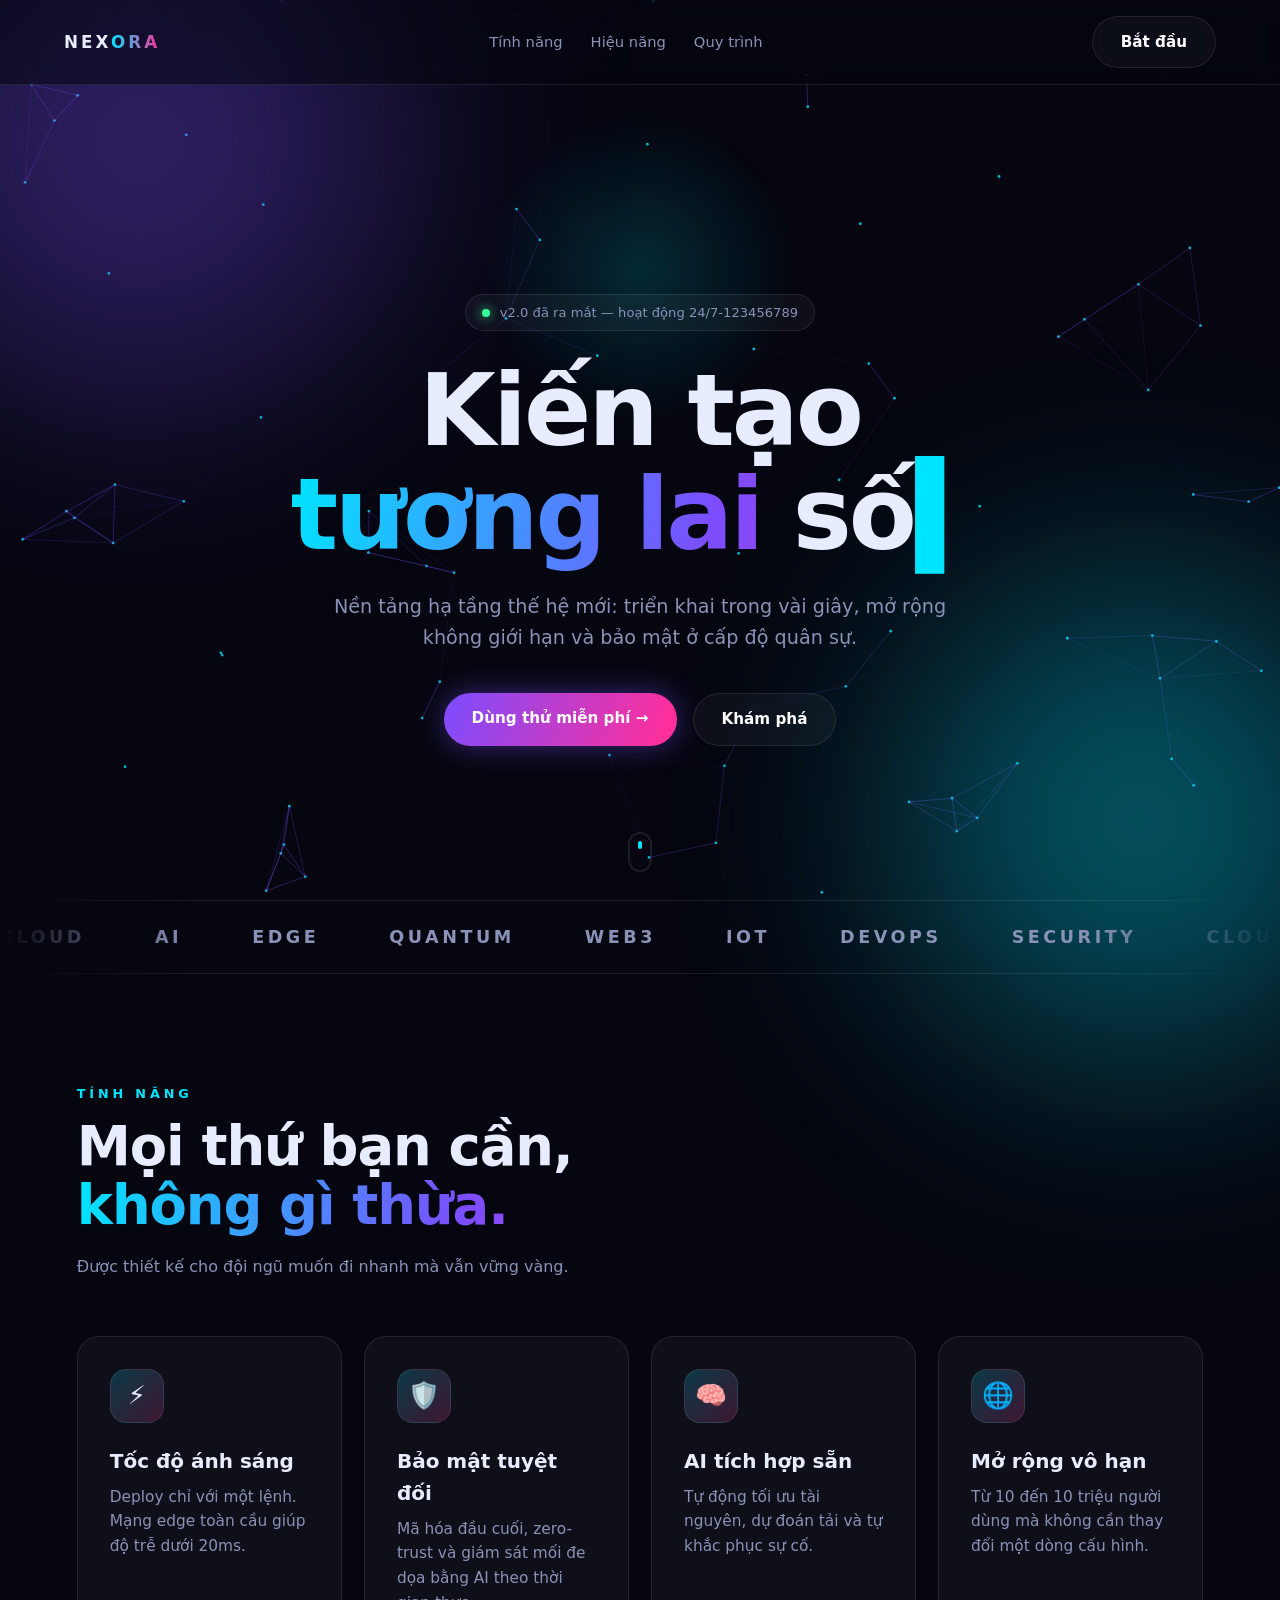
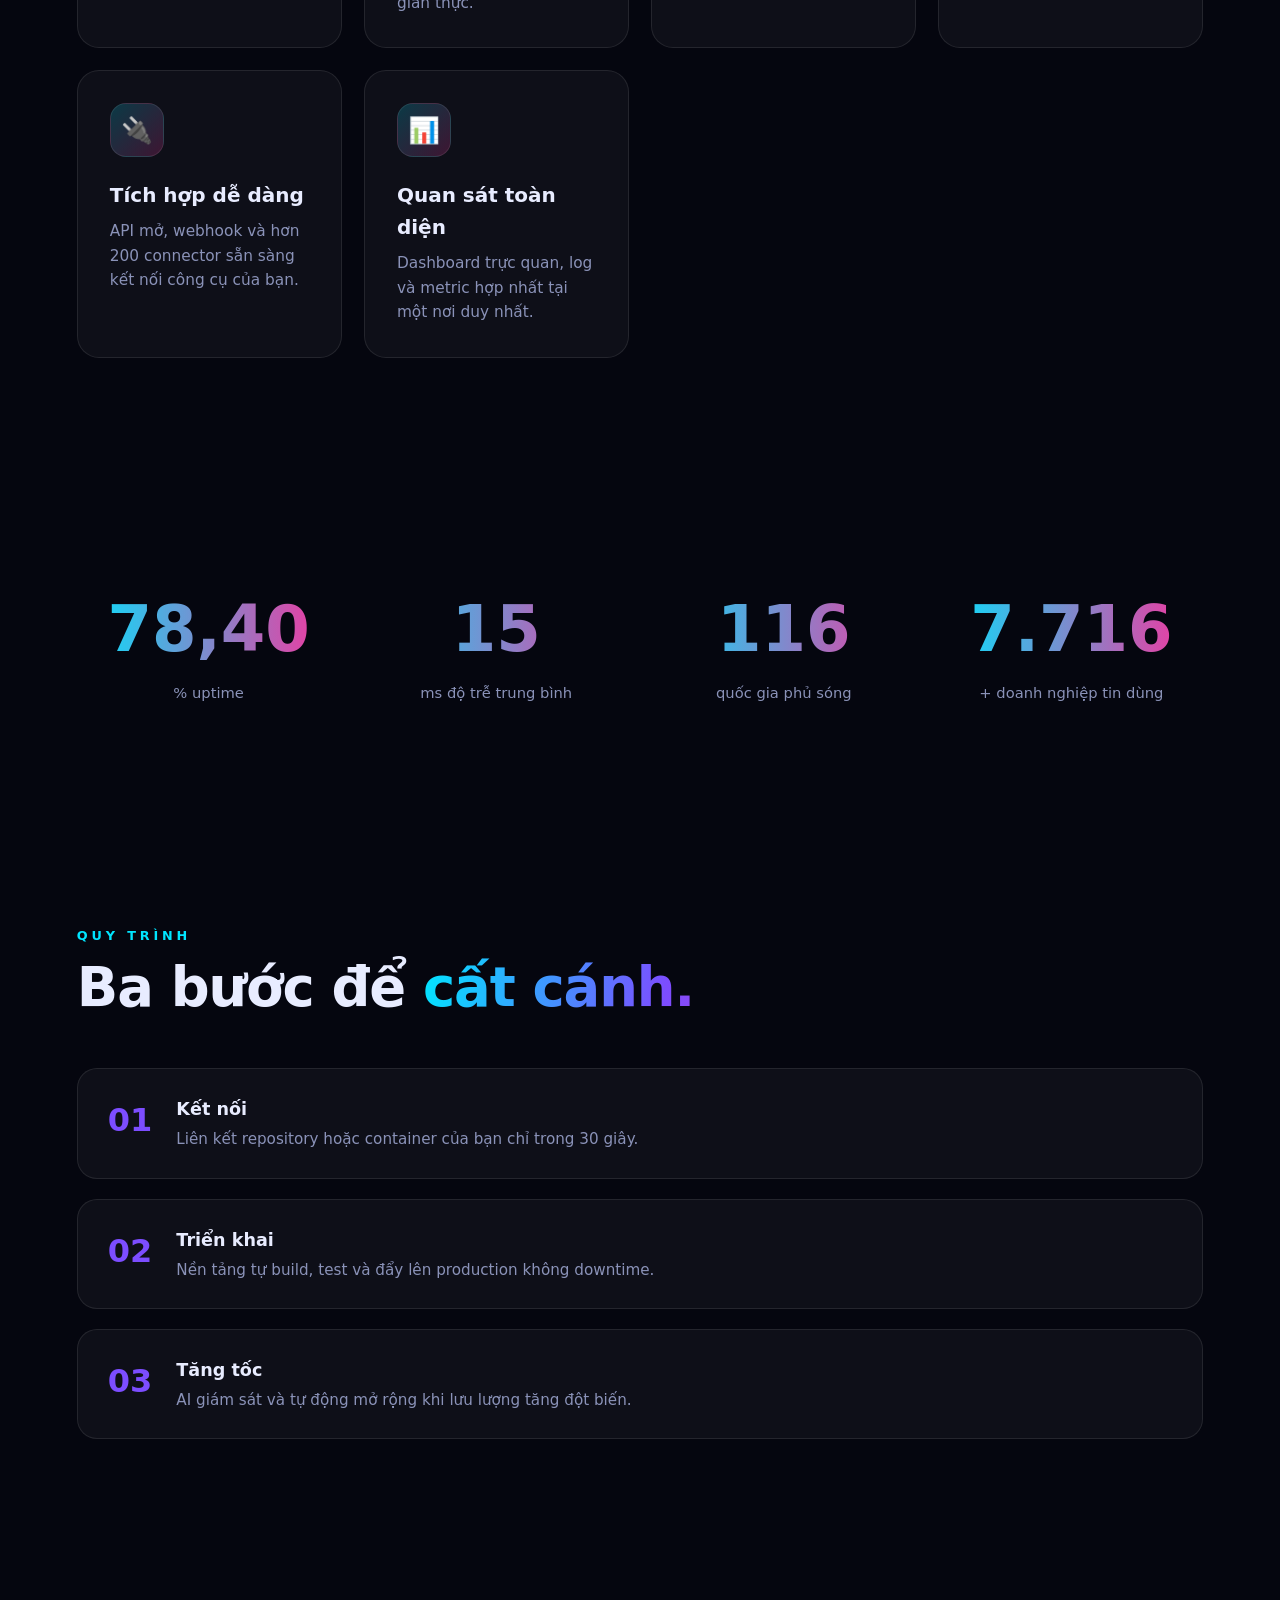
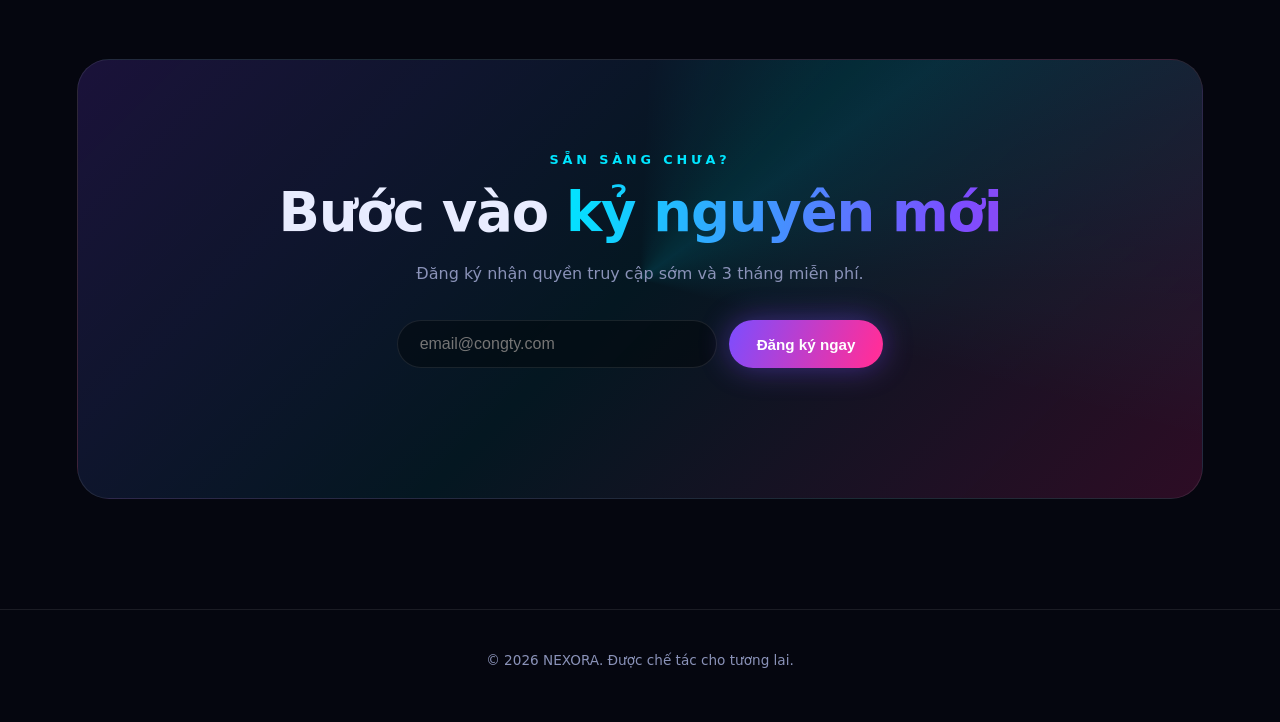
<file: index.html>
<!doctype html>
<html lang="vi">
<head>
<meta charset="utf-8">
<meta name="viewport" content="width=device-width, initial-scale=1">
<title>NEXORA — Kiến tạo tương lai số</title>
<meta name="description" content="NEXORA: nền tảng hạ tầng thế hệ mới. Triển khai nhanh, mở rộng vô hạn, bảo mật tuyệt đối.">
<meta name="theme-color" content="#05060f">
<link rel="icon" href="data:image/svg+xml,<svg xmlns=%22http://www.w3.org/2000/svg%22 viewBox=%220 0 100 100%22><text y=%22.9em%22 font-size=%2290%22>⚡</text></svg>">
<style>
:root{
  --bg:#05060f; --fg:#e8ecff; --muted:#8a92b8;
  --c1:#00e5ff; --c2:#7c4dff; --c3:#ff2e9a;
  --card:rgba(255,255,255,.04); --line:rgba(255,255,255,.09);
}
*{box-sizing:border-box;margin:0;padding:0}
html{scroll-behavior:smooth}
body{
  background:var(--bg);color:var(--fg);
  font-family:Inter,ui-sans-serif,system-ui,-apple-system,"Segoe UI",Roboto,sans-serif;
  line-height:1.6;overflow-x:hidden;
}
a{color:inherit;text-decoration:none}
#bg{position:fixed;inset:0;z-index:-2}
.glow{position:fixed;z-index:-1;border-radius:50%;filter:blur(120px);opacity:.35;pointer-events:none}
.glow.a{width:520px;height:520px;background:var(--c2);top:-120px;left:-120px;animation:float 14s ease-in-out infinite}
.glow.b{width:480px;height:480px;background:var(--c1);bottom:-160px;right:-100px;animation:float 18s ease-in-out infinite reverse}
@keyframes float{50%{transform:translate(80px,60px) scale(1.15)}}
#cursor{position:fixed;width:340px;height:340px;border-radius:50%;pointer-events:none;z-index:-1;
  background:radial-gradient(circle,rgba(0,229,255,.16),transparent 65%);transform:translate(-50%,-50%);left:50%;top:30%}

nav{position:fixed;top:0;left:0;right:0;z-index:10;display:flex;justify-content:space-between;align-items:center;
  padding:16px max(24px,5vw);backdrop-filter:blur(14px);background:rgba(5,6,15,.55);border-bottom:1px solid var(--line)}
.logo{font-weight:800;letter-spacing:.18em;font-size:1.05rem}
.logo span{background:linear-gradient(90deg,var(--c1),var(--c3));-webkit-background-clip:text;background-clip:text;color:transparent}
nav ul{display:flex;gap:28px;list-style:none;font-size:.92rem;color:var(--muted)}
nav ul a:hover{color:var(--fg)}
.btn{display:inline-block;padding:13px 28px;border-radius:999px;font-weight:600;font-size:.95rem;position:relative;
  transition:transform .25s,box-shadow .25s;cursor:pointer;border:0;color:#fff}
.btn.primary{background:linear-gradient(110deg,var(--c2),var(--c3),var(--c1),var(--c2));background-size:300% 100%;
  animation:shift 6s linear infinite;box-shadow:0 0 30px rgba(124,77,255,.45)}
.btn.primary:hover{transform:translateY(-3px) scale(1.04);box-shadow:0 0 50px rgba(255,46,154,.55)}
.btn.ghost{border:1px solid var(--line);background:var(--card);backdrop-filter:blur(8px)}
.btn.ghost:hover{border-color:var(--c1);transform:translateY(-3px)}
@keyframes shift{to{background-position:300% 0}}

section{padding:110px max(24px,6vw);max-width:1280px;margin:auto}
.hero{min-height:100vh;display:flex;flex-direction:column;justify-content:center;align-items:center;text-align:center;padding-top:140px}
.badge{display:inline-flex;gap:10px;align-items:center;padding:7px 16px;border:1px solid var(--line);border-radius:999px;
  background:var(--card);font-size:.82rem;color:var(--muted);margin-bottom:28px}
.badge i{width:8px;height:8px;border-radius:50%;background:#35ff9a;box-shadow:0 0 12px #35ff9a;animation:pulse 1.6s infinite}
@keyframes pulse{50%{opacity:.3;transform:scale(.7)}}
h1{font-size:clamp(2.6rem,8vw,6.2rem);line-height:1.04;font-weight:800;letter-spacing:-.03em}
.grad{background:linear-gradient(100deg,var(--c1),var(--c2) 45%,var(--c3));background-size:200% 100%;
  -webkit-background-clip:text;background-clip:text;color:transparent;animation:shift2 7s ease-in-out infinite alternate}
@keyframes shift2{to{background-position:100% 0}}
.typed{display:inline-block;min-width:1ch}
.typed::after{content:"▍";color:var(--c1);animation:blink 1s steps(2) infinite;margin-left:2px}
@keyframes blink{50%{opacity:0}}
.hero p.sub{max-width:640px;margin:26px auto 40px;color:var(--muted);font-size:clamp(1rem,2vw,1.2rem)}
.cta{display:flex;gap:16px;flex-wrap:wrap;justify-content:center}
.scroll{position:absolute;bottom:28px;left:50%;width:24px;height:40px;border:2px solid var(--line);border-radius:14px;transform:translateX(-50%)}
.scroll::after{content:"";position:absolute;left:50%;top:7px;width:4px;height:8px;border-radius:2px;background:var(--c1);transform:translateX(-50%);animation:wheel 1.8s infinite}
@keyframes wheel{to{transform:translate(-50%,16px);opacity:0}}

.marquee{overflow:hidden;border-block:1px solid var(--line);padding:22px 0;mask-image:linear-gradient(90deg,transparent,#000 15%,#000 85%,transparent)}
.track{display:flex;gap:70px;width:max-content;animation:scrollx 28s linear infinite;color:var(--muted);font-weight:700;letter-spacing:.2em;font-size:1.1rem}
@keyframes scrollx{to{transform:translateX(-50%)}}

.eyebrow{color:var(--c1);font-size:.8rem;letter-spacing:.3em;text-transform:uppercase;font-weight:700}
h2{font-size:clamp(2rem,5vw,3.4rem);letter-spacing:-.02em;line-height:1.1;margin:12px 0 18px}
.lead{color:var(--muted);max-width:620px}
.grid{display:grid;grid-template-columns:repeat(auto-fit,minmax(260px,1fr));gap:22px;margin-top:56px}
.card{position:relative;padding:32px;border-radius:22px;background:var(--card);border:1px solid var(--line);
  transform-style:preserve-3d;transition:transform .15s,border-color .3s;overflow:hidden}
.card::before{content:"";position:absolute;inset:0;background:radial-gradient(260px circle at var(--mx,50%) var(--my,0%),rgba(124,77,255,.28),transparent 70%);
  opacity:0;transition:opacity .3s}
.card:hover{border-color:rgba(0,229,255,.5)}
.card:hover::before{opacity:1}
.ico{width:54px;height:54px;border-radius:16px;display:grid;place-items:center;font-size:1.6rem;margin-bottom:22px;
  background:linear-gradient(135deg,rgba(0,229,255,.2),rgba(255,46,154,.2));border:1px solid var(--line)}
.card h3{font-size:1.25rem;margin-bottom:8px}
.card p{color:var(--muted);font-size:.96rem}

.stats{display:grid;grid-template-columns:repeat(auto-fit,minmax(180px,1fr));gap:24px;text-align:center}
.stat b{display:block;font-size:clamp(2.4rem,6vw,4rem);font-weight:800;background:linear-gradient(90deg,var(--c1),var(--c3));
  -webkit-background-clip:text;background-clip:text;color:transparent}
.stat span{color:var(--muted);font-size:.92rem}

.steps{display:grid;gap:20px;margin-top:50px;counter-reset:s}
.step{display:flex;gap:24px;align-items:flex-start;padding:26px 30px;border-radius:20px;background:var(--card);border:1px solid var(--line)}
.step::before{counter-increment:s;content:"0" counter(s);font-size:2rem;font-weight:800;color:var(--c2);font-variant-numeric:tabular-nums}
.step h4{font-size:1.1rem;margin-bottom:4px}
.step p{color:var(--muted);font-size:.95rem}

.final{text-align:center;padding:90px 24px;border-radius:32px;border:1px solid var(--line);position:relative;overflow:hidden;
  background:linear-gradient(135deg,rgba(124,77,255,.18),rgba(0,229,255,.08),rgba(255,46,154,.16))}
.final::after{content:"";position:absolute;inset:-50%;background:conic-gradient(from 0deg,transparent,rgba(0,229,255,.12),transparent 30%);animation:spin 10s linear infinite;z-index:-1}
@keyframes spin{to{transform:rotate(360deg)}}
form{display:flex;gap:12px;justify-content:center;flex-wrap:wrap;margin-top:34px}
input{padding:14px 22px;border-radius:999px;border:1px solid var(--line);background:rgba(0,0,0,.35);color:var(--fg);
  font-size:1rem;min-width:min(320px,100%);outline:none;transition:border-color .2s,box-shadow .2s}
input:focus{border-color:var(--c1);box-shadow:0 0 0 4px rgba(0,229,255,.15)}
#msg{margin-top:16px;min-height:1.5em;color:#35ff9a}
footer{text-align:center;color:var(--muted);font-size:.85rem;padding:40px 24px 50px;border-top:1px solid var(--line)}

.reveal{opacity:0;transform:translateY(40px) scale(.98);filter:blur(6px);transition:opacity .9s cubic-bezier(.2,.7,.2,1),transform .9s cubic-bezier(.2,.7,.2,1),filter .9s}
.reveal.in{opacity:1;transform:none;filter:none}

@media(max-width:760px){nav ul{display:none}section{padding-block:80px}}
@media(prefers-reduced-motion:reduce){*,*::before,*::after{animation:none!important;transition:none!important}.reveal{opacity:1;transform:none;filter:none}}
</style>
</head>
<body>
<canvas id="bg"></canvas>
<div class="glow a"></div><div class="glow b"></div><div id="cursor"></div>

<nav>
  <a class="logo" href="#top">NEX<span>ORA</span></a>
  <ul><li><a href="#features">Tính năng</a></li><li><a href="#stats">Hiệu năng</a></li><li><a href="#how">Quy trình</a></li></ul>
  <a class="btn ghost" href="#start">Bắt đầu</a>
</nav>

<header class="hero" id="top">
  <div class="badge"><i></i> v2.0 đã ra mắt — hoạt động 24/7-123456789</div>
  <h1>Kiến tạo <br><span class="grad">tương lai</span> <span class="typed" id="typed"></span></h1>
  <p class="sub">Nền tảng hạ tầng thế hệ mới: triển khai trong vài giây, mở rộng không giới hạn và bảo mật ở cấp độ quân sự.</p>
  <div class="cta">
    <a class="btn primary" href="#start">Dùng thử miễn phí →</a>
    <a class="btn ghost" href="#features">Khám phá</a>
  </div>
  <div class="scroll"></div>
</header>

<div class="marquee" aria-hidden="true">
  <div class="track">
    <span>CLOUD</span><span>AI</span><span>EDGE</span><span>QUANTUM</span><span>WEB3</span><span>IOT</span><span>DEVOPS</span><span>SECURITY</span>
    <span>CLOUD</span><span>AI</span><span>EDGE</span><span>QUANTUM</span><span>WEB3</span><span>IOT</span><span>DEVOPS</span><span>SECURITY</span>
  </div>
</div>

<section id="features">
  <div class="reveal"><div class="eyebrow">Tính năng</div><h2>Mọi thứ bạn cần,<br><span class="grad">không gì thừa.</span></h2>
  <p class="lead">Được thiết kế cho đội ngũ muốn đi nhanh mà vẫn vững vàng.</p></div>
  <div class="grid">
    <div class="card reveal"><div class="ico">⚡</div><h3>Tốc độ ánh sáng</h3><p>Deploy chỉ với một lệnh. Mạng edge toàn cầu giúp độ trễ dưới 20ms.</p></div>
    <div class="card reveal"><div class="ico">🛡️</div><h3>Bảo mật tuyệt đối</h3><p>Mã hóa đầu cuối, zero-trust và giám sát mối đe dọa bằng AI theo thời gian thực.</p></div>
    <div class="card reveal"><div class="ico">🧠</div><h3>AI tích hợp sẵn</h3><p>Tự động tối ưu tài nguyên, dự đoán tải và tự khắc phục sự cố.</p></div>
    <div class="card reveal"><div class="ico">🌐</div><h3>Mở rộng vô hạn</h3><p>Từ 10 đến 10 triệu người dùng mà không cần thay đổi một dòng cấu hình.</p></div>
    <div class="card reveal"><div class="ico">🔌</div><h3>Tích hợp dễ dàng</h3><p>API mở, webhook và hơn 200 connector sẵn sàng kết nối công cụ của bạn.</p></div>
    <div class="card reveal"><div class="ico">📊</div><h3>Quan sát toàn diện</h3><p>Dashboard trực quan, log và metric hợp nhất tại một nơi duy nhất.</p></div>
  </div>
</section>

<section id="stats">
  <div class="stats reveal">
    <div class="stat"><b data-to="99.99" data-dec="2">0</b><span>% uptime</span></div>
    <div class="stat"><b data-to="20">0</b><span>ms độ trễ trung bình</span></div>
    <div class="stat"><b data-to="150">0</b><span>quốc gia phủ sóng</span></div>
    <div class="stat"><b data-to="10000">0</b><span>+ doanh nghiệp tin dùng</span></div>
  </div>
</section>

<section id="how">
  <div class="reveal"><div class="eyebrow">Quy trình</div><h2>Ba bước để <span class="grad">cất cánh.</span></h2></div>
  <div class="steps">
    <div class="step reveal"><div><h4>Kết nối</h4><p>Liên kết repository hoặc container của bạn chỉ trong 30 giây.</p></div></div>
    <div class="step reveal"><div><h4>Triển khai</h4><p>Nền tảng tự build, test và đẩy lên production không downtime.</p></div></div>
    <div class="step reveal"><div><h4>Tăng tốc</h4><p>AI giám sát và tự động mở rộng khi lưu lượng tăng đột biến.</p></div></div>
  </div>
</section>

<section id="start">
  <div class="final reveal">
    <div class="eyebrow">Sẵn sàng chưa?</div>
    <h2>Bước vào <span class="grad">kỷ nguyên mới</span></h2>
    <p class="lead" style="margin:auto">Đăng ký nhận quyền truy cập sớm và 3 tháng miễn phí.</p>
    <form id="f"><input type="email" required placeholder="email@congty.com" aria-label="Email"><button class="btn primary" type="submit">Đăng ký ngay</button></form>
    <p id="msg" role="status"></p>
  </div>
</section>

<footer>© <span id="y"></span> NEXORA. Được chế tác cho tương lai.</footer>

<script>
(()=>{
  const $=s=>document.querySelector(s), $$=s=>[...document.querySelectorAll(s)];
  $('#y').textContent=new Date().getFullYear();

  // Particle network background
  const cv=$('#bg'),ctx=cv.getContext('2d');let W,H,pts=[],mouse={x:-999,y:-999};
  const dpr=Math.min(devicePixelRatio||1,2);
  function resize(){W=innerWidth;H=innerHeight;cv.width=W*dpr;cv.height=H*dpr;cv.style.width=W+'px';cv.style.height=H+'px';ctx.setTransform(dpr,0,0,dpr,0,0);
    const n=Math.min(110,Math.floor(W*H/14000));pts=Array.from({length:n},()=>({x:Math.random()*W,y:Math.random()*H,vx:(Math.random()-.5)*.5,vy:(Math.random()-.5)*.5}))}
  addEventListener('resize',resize);resize();
  (function draw(){
    ctx.clearRect(0,0,W,H);
    for(const p of pts){
      p.x+=p.vx;p.y+=p.vy;
      if(p.x<0||p.x>W)p.vx*=-1;if(p.y<0||p.y>H)p.vy*=-1;
      const dx=p.x-mouse.x,dy=p.y-mouse.y,d=dx*dx+dy*dy;
      if(d<14000){p.x+=dx*.02;p.y+=dy*.02}
      ctx.fillStyle='rgba(0,229,255,.8)';ctx.beginPath();ctx.arc(p.x,p.y,1.4,0,6.283);ctx.fill();
    }
    for(let i=0;i<pts.length;i++)for(let j=i+1;j<pts.length;j++){
      const a=pts[i],b=pts[j],dx=a.x-b.x,dy=a.y-b.y,d=dx*dx+dy*dy;
      if(d<16000){ctx.strokeStyle=`rgba(124,77,255,${.35*(1-d/16000)})`;ctx.lineWidth=1;ctx.beginPath();ctx.moveTo(a.x,a.y);ctx.lineTo(b.x,b.y);ctx.stroke()}
    }
    requestAnimationFrame(draw);
  })();

  // Cursor glow
  const cur=$('#cursor');
  addEventListener('pointermove',e=>{mouse.x=e.clientX;mouse.y=e.clientY;cur.style.left=e.clientX+'px';cur.style.top=e.clientY+'px'});

  // Typing effect
  const words=['số','thông minh','không giới hạn','bất tận'],t=$('#typed');let wi=0,ci=0,del=false;
  (function tick(){
    const w=words[wi];ci+=del?-1:1;t.textContent=w.slice(0,ci);
    let delay=del?45:95;
    if(!del&&ci===w.length){del=true;delay=1500}
    else if(del&&ci===0){del=false;wi=(wi+1)%words.length;delay=300}
    setTimeout(tick,delay);
  })();

  // Scroll reveal + counters
  const io=new IntersectionObserver(es=>es.forEach(e=>{
    if(!e.isIntersecting)return;
    e.target.classList.add('in');io.unobserve(e.target);
    e.target.querySelectorAll?.('[data-to]').forEach(count);
  }),{threshold:.15});
  $$('.reveal').forEach((el,i)=>{el.style.transitionDelay=(i%3)*90+'ms';io.observe(el)});
  function count(el){
    const to=+el.dataset.to,dec=+(el.dataset.dec||0),t0=performance.now(),dur=1800;
    (function f(n){const k=Math.min((n-t0)/dur,1),v=to*(1-Math.pow(1-k,4));
      el.textContent=v.toLocaleString('vi-VN',{minimumFractionDigits:dec,maximumFractionDigits:dec});
      if(k<1)requestAnimationFrame(f)})(t0);
  }

  // 3D tilt + spotlight on cards
  $$('.card').forEach(c=>{
    c.addEventListener('pointermove',e=>{
      const r=c.getBoundingClientRect(),x=e.clientX-r.left,y=e.clientY-r.top;
      c.style.setProperty('--mx',x+'px');c.style.setProperty('--my',y+'px');
      c.style.transform=`perspective(800px) rotateX(${(.5-y/r.height)*10}deg) rotateY(${(x/r.width-.5)*10}deg) translateY(-4px)`;
    });
    c.addEventListener('pointerleave',()=>c.style.transform='');
  });

  // Form demo
  $('#f').addEventListener('submit',e=>{e.preventDefault();$('#msg').textContent='✓ Cảm ơn bạn! Chúng tôi sẽ liên hệ sớm.';e.target.reset()});
})();
</script>
</body>
</html>
</file>
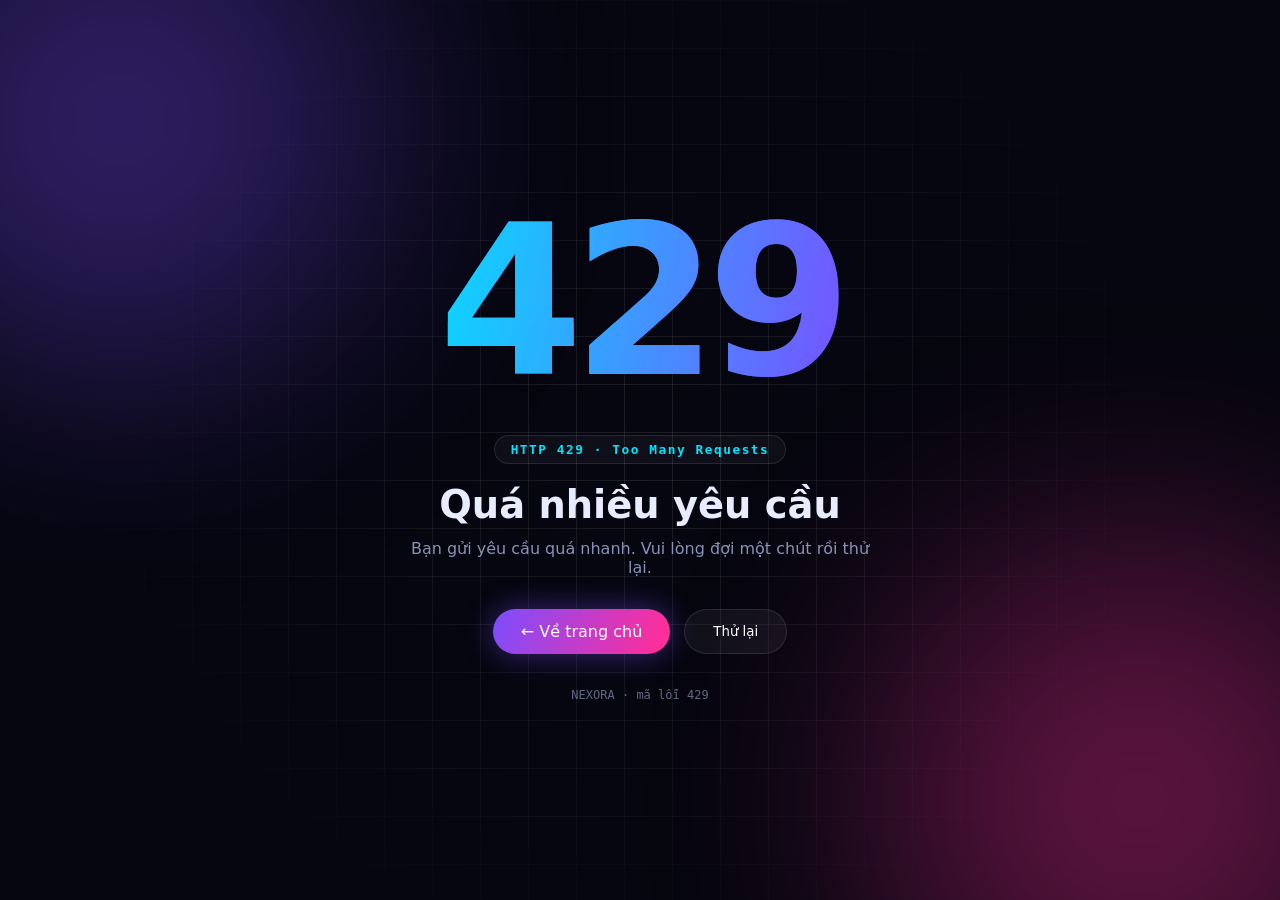
<file: errors/429.html>
<!doctype html>
<html lang="vi">
<head>
<meta charset="utf-8">
<meta name="viewport" content="width=device-width, initial-scale=1">
<meta name="robots" content="noindex">
<title>429 — Quá nhiều yêu cầu</title>
<link rel="stylesheet" href="/errors/error.css">
</head>
<body>
<div class="grid"></div>
<main>
  <div class="code" data-code="429">429</div><br>
  <span class="status">HTTP 429 · Too Many Requests</span>
  <h1>Quá nhiều yêu cầu</h1>
  <p>Bạn gửi yêu cầu quá nhanh. Vui lòng đợi một chút rồi thử lại.</p>
  <div class="actions"><a class="btn primary" href="/">← Về trang chủ</a><button class="btn" onclick="location.reload()">Thử lại</button></div>
  <small>NEXORA · mã lỗi 429</small>
</main>
</body>
</html>
</file>
<file: errors/error.css>
:root{--bg:#05060f;--fg:#e8ecff;--muted:#8a92b8;--c1:#00e5ff;--c2:#7c4dff;--c3:#ff2e9a;--line:rgba(255,255,255,.1)}
*{box-sizing:border-box;margin:0;padding:0}
body{min-height:100vh;display:grid;place-items:center;text-align:center;padding:24px;background:var(--bg);color:var(--fg);
  font-family:Inter,ui-sans-serif,system-ui,-apple-system,"Segoe UI",Roboto,sans-serif;overflow:hidden;position:relative}
body::before,body::after{content:"";position:fixed;width:520px;height:520px;border-radius:50%;filter:blur(120px);opacity:.35;z-index:-1;animation:f 14s ease-in-out infinite}
body::before{background:var(--c2);top:-140px;left:-140px}
body::after{background:var(--c3);bottom:-160px;right:-120px;animation-direction:reverse}
@keyframes f{50%{transform:translate(70px,50px) scale(1.15)}}
.grid{position:fixed;inset:0;z-index:-1;background-image:linear-gradient(var(--line) 1px,transparent 1px),linear-gradient(90deg,var(--line) 1px,transparent 1px);
  background-size:48px 48px;mask-image:radial-gradient(circle at center,#000,transparent 70%);animation:g 8s linear infinite}
@keyframes g{to{background-position:48px 48px}}
.code{font-size:clamp(6rem,24vw,13rem);font-weight:900;line-height:1;letter-spacing:-.05em;position:relative;
  background:linear-gradient(100deg,var(--c1),var(--c2) 50%,var(--c3));background-size:200% 100%;-webkit-background-clip:text;background-clip:text;color:transparent;animation:s 5s ease-in-out infinite alternate}
@keyframes s{to{background-position:100% 0}}
.code::before,.code::after{content:attr(data-code);position:absolute;inset:0;background:inherit;-webkit-background-clip:text;background-clip:text;color:transparent;opacity:.8}
.code::before{animation:gl1 3s infinite steps(1);clip-path:inset(0 0 60% 0)}
.code::after{animation:gl2 3.4s infinite steps(1);clip-path:inset(60% 0 0 0)}
@keyframes gl1{0%,92%{transform:none}94%{transform:translate(-6px,2px)}97%{transform:translate(5px,-2px)}}
@keyframes gl2{0%,88%{transform:none}90%{transform:translate(6px,-2px)}95%{transform:translate(-5px,2px)}}
.status{display:inline-block;margin:10px 0 18px;padding:6px 16px;border:1px solid var(--line);border-radius:999px;background:rgba(255,255,255,.04);
  color:var(--c1);font:600 .8rem ui-monospace,Menlo,Consolas,monospace;letter-spacing:.12em}
h1{font-size:clamp(1.6rem,4vw,2.4rem);margin-bottom:12px}
p{color:var(--muted);max-width:480px;margin:0 auto 32px}
.actions{display:flex;gap:14px;justify-content:center;flex-wrap:wrap}
a.btn,button.btn{padding:13px 28px;border-radius:999px;font:600 .95rem inherit;font-family:inherit;color:#fff;text-decoration:none;cursor:pointer;border:1px solid var(--line);background:rgba(255,255,255,.05);transition:transform .25s,border-color .25s}
a.btn:hover,button.btn:hover{transform:translateY(-3px);border-color:var(--c1)}
.btn.primary{border:0;background:linear-gradient(110deg,var(--c2),var(--c3),var(--c1),var(--c2));background-size:300% 100%;animation:s2 6s linear infinite;box-shadow:0 0 30px rgba(124,77,255,.45)}
@keyframes s2{to{background-position:300% 0}}
small{display:block;margin-top:34px;color:var(--muted);font:.75rem ui-monospace,Menlo,Consolas,monospace;opacity:.7}
@media(prefers-reduced-motion:reduce){*,*::before,*::after{animation:none!important}}
</file>
